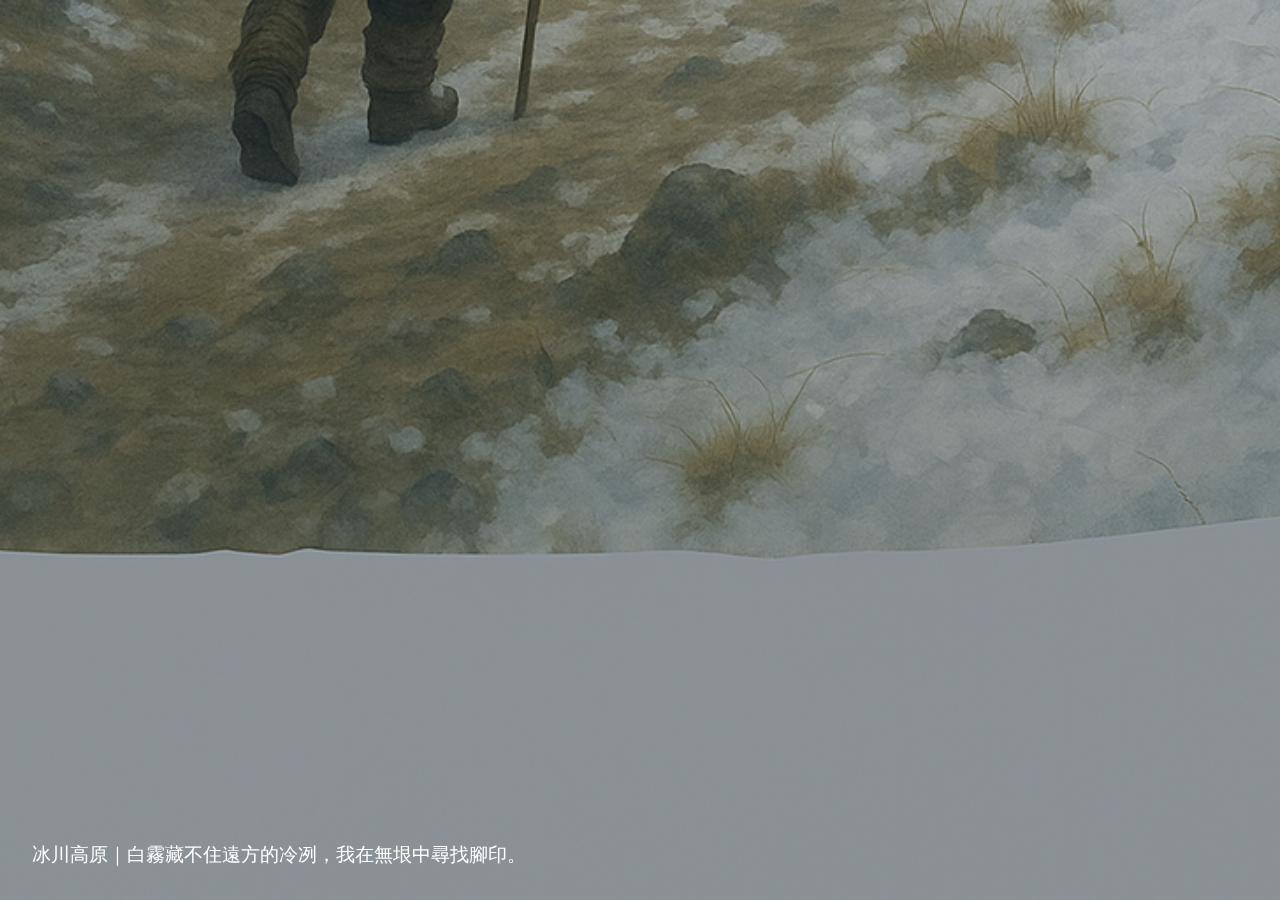
<file: index.html>
<!DOCTYPE html>
<html lang="zh-Hant">
<head>
  <meta charset="UTF-8" />
  <meta name="viewport" content="width=device-width, initial-scale=1.0"/>
  <title>Walkscape 2.5D Demo</title>
  <link rel="stylesheet" href="./assets/style.css" />
</head>
<body>
  <div class="scene">
    <div class="layer far"></div>
    <div class="<!DOCTYPE html>
<html lang="zh-Hant">
<head>
  <meta charset="UTF-8" />
  <meta name="viewport" content="width=device-width, initial-scale=1.0"/>
  <title>Walkscape Parallax Demo</title>
  <link rel="stylesheet" href="./assets/style.css" />
</head>
<body>
  <div class="parallax-container">
    <img src="./assets/glacier_far.jpg" class="parallax-layer far" />
    <img src="./assets/glacier_mid.jpg" class="parallax-layer mid" />
    <img src="./assets/glacier_front.png" class="parallax-layer front" />
  </div>
</body>
    </html> mid"></div>
    <div class="layer front"></div>
    <div class="label">冰川高原｜白霧藏不住遠方的冷冽，我在無垠中尋找腳印。</div>
  </div>
  <script src="./assets/main.js"></script>
</body>
</html>
</file>
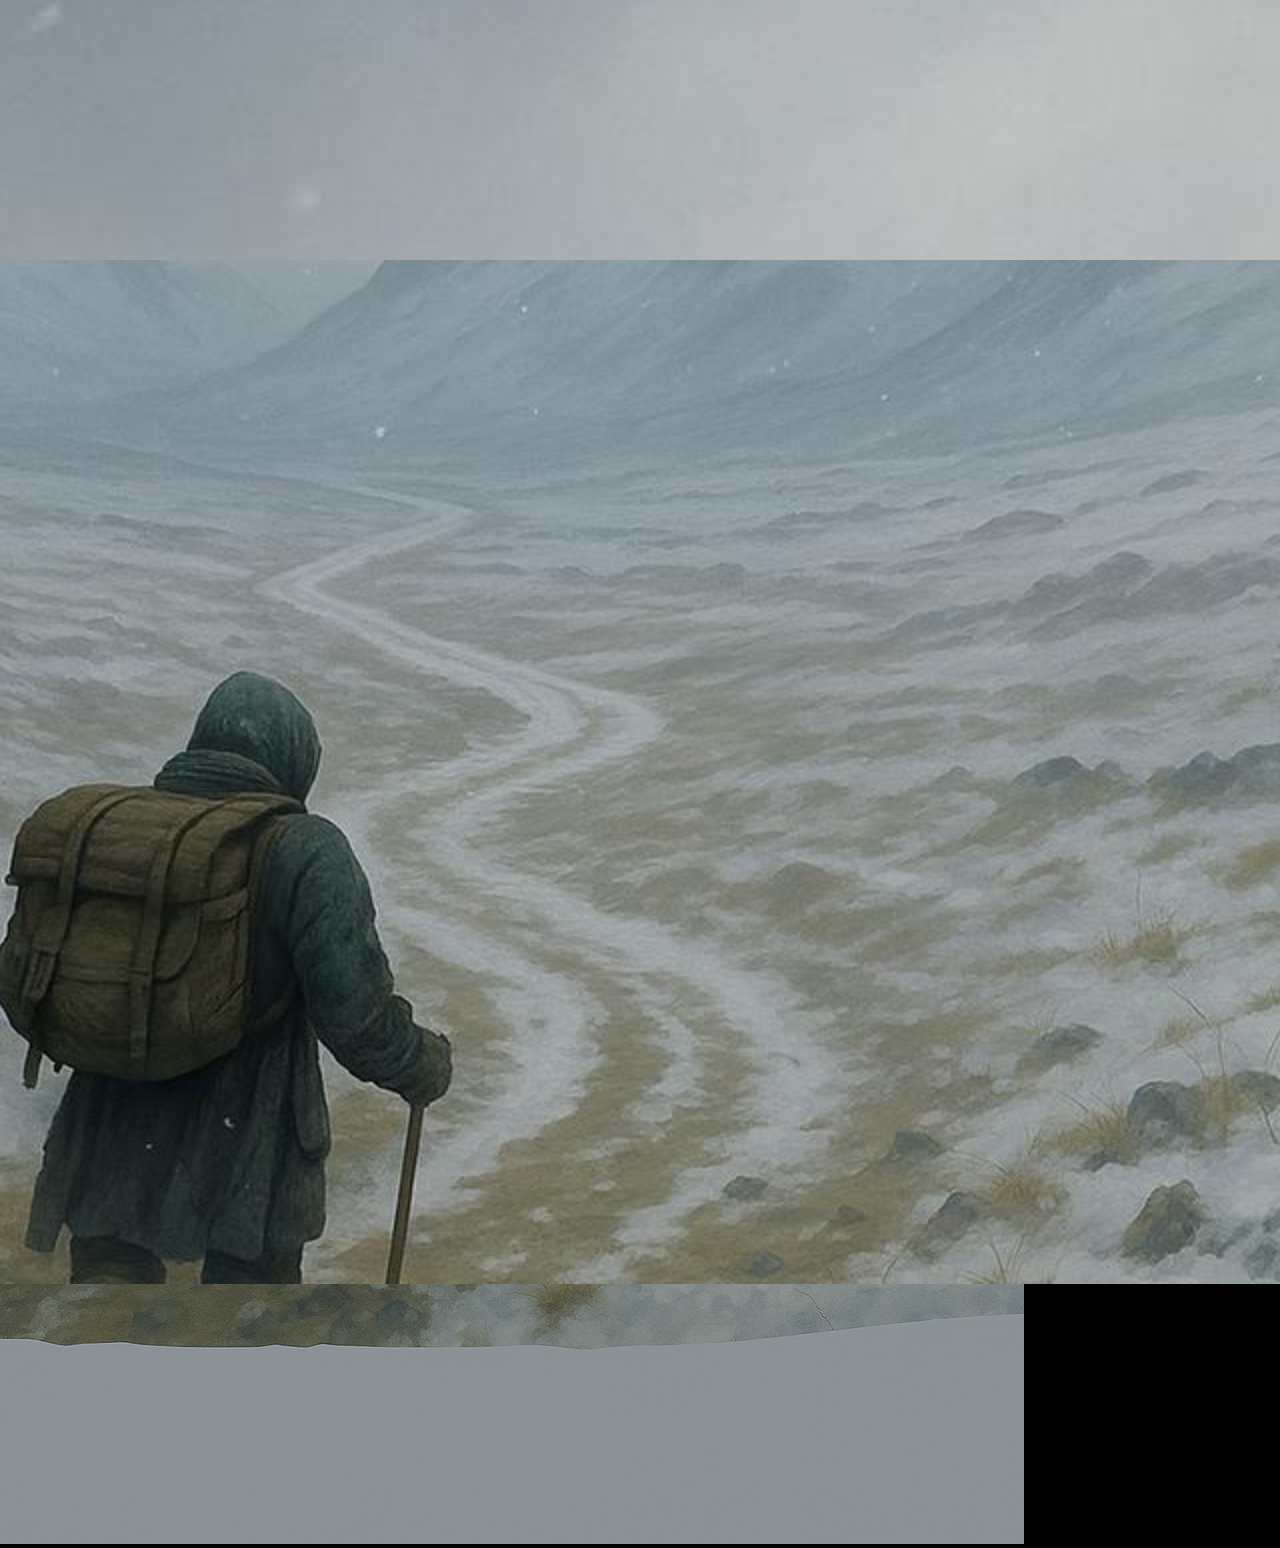
<file: parallax.html>
<!DOCTYPE html>
<html lang="zh-Hant">
<head>
  <meta charset="UTF-8" />
  <meta name="viewport" content="width=device-width, initial-scale=1.0"/>
  <title>Walkscape Parallax Demo</title>
  <link rel="stylesheet" href="./assets/style.css" />
</head>
<body>
  <div class="parallax-container">
    <img src="./assets/glacier_far.jpg" class="parallax-layer far" />
    <img src="./assets/glacier_mid.jpg" class="parallax-layer mid" />
    <img src="./assets/glacier_front.png" class="parallax-layer front" />
  </div>
</body>
</html>
</file>
<file: assets/style.css>
body {
  margin: 0;
  overflow-x: hidden;
  font-family: sans-serif;
  background-color: #000;
  color: white;
}
.scene {
  position: relative;
  height: 100vh;
  overflow: hidden;
  perspective: 1px;
}
.layer {
  position: absolute;
  top: 0;
  left: 0;
  width: 100%;
  height: 100vh;
  background-size: cover;
  background-position: center;
}
.far {
  background-image: url('./glacier_far.jpg');
  transform: translateZ(-2px) scale(3);
  z-index: 1;
}
.mid {
  background-image: url('./glacier_mid.jpg');
  transform: translateZ(-1px) scale(2);
  z-index: 2;
}
.front {
  background-image: url('./glacier_front.png');
  z-index: 3;
}
.label {
  position: absolute;
  bottom: 2rem;
  left: 2rem;
  font-size: 1.2rem;
  z-index: 4;
}
</file>
